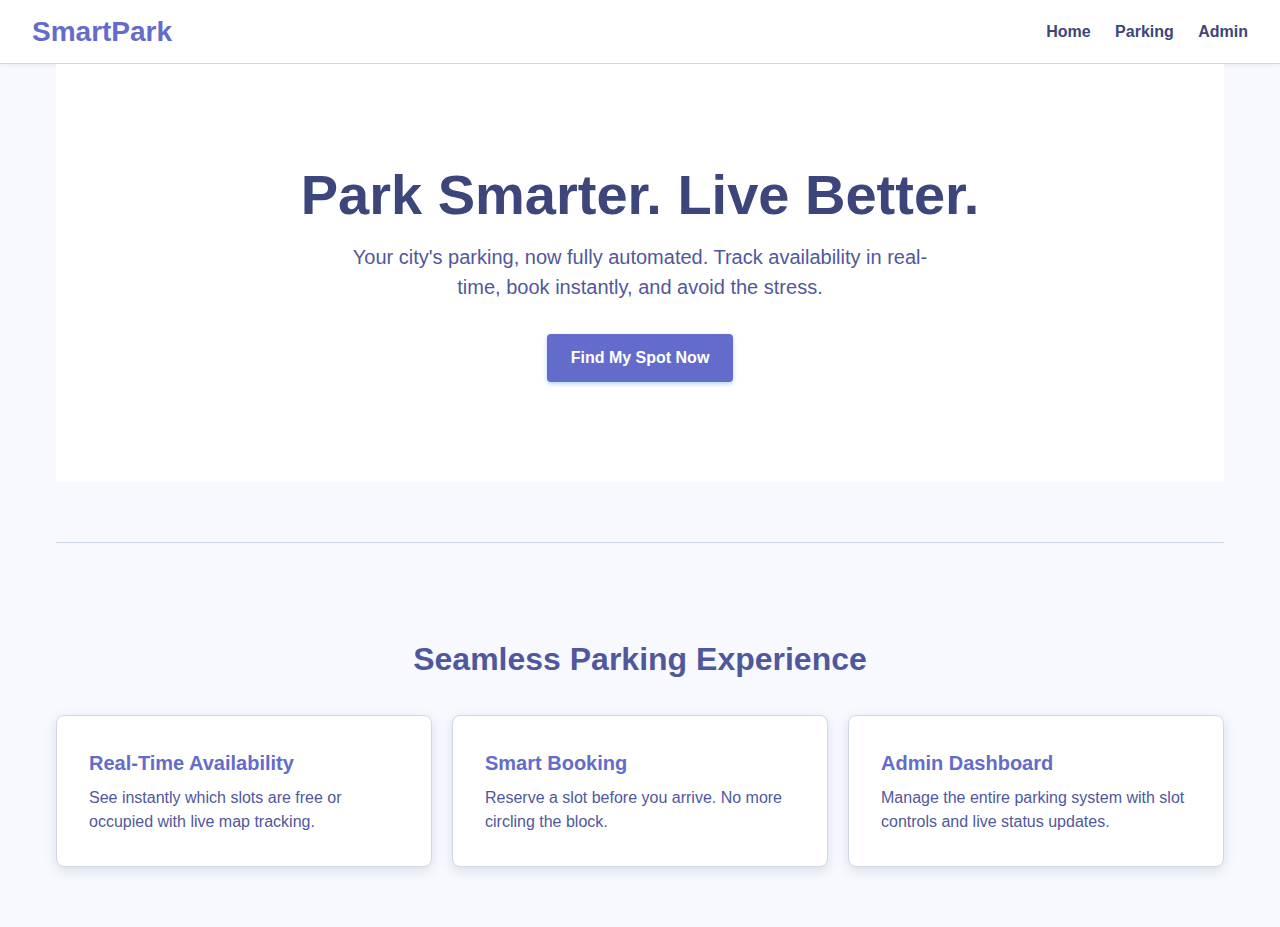
<file: index.html>
<!DOCTYPE html>
<html>
<head>
  <link rel="stylesheet" href="style.css">
  <title>SmartPark - Find Your Spot</title>
</head>

<body>
  <header>
    <h1>SmartPark</h1>
    <nav>
      <a href="index.html">Home</a>
      <a href="parking.html">Parking</a>
      <a href="admin.html">Admin</a>
    </nav>
  </header>

  <div class="container">
    <section class="hero-new">
      <div class="hero-content">
        <h2 class="hero-title">Park Smarter. Live Better.</h2>
        <p class="hero-subtitle">Your city's parking, now fully automated. Track availability in real-time, book instantly, and avoid the stress.</p>
        <a class="btn btn-primary" href="parking.html">Find My Spot Now</a>
      </div>
    </section>

    <hr class="section-divider" />

    <section class="features">
      <h3>Seamless Parking Experience</h3>
      <div class="feature-grid">
        <div class="feature-card">
          <h4>Real-Time Availability</h4>
          <p>See instantly which slots are free or occupied with live map tracking.</p>
        </div>

        <div class="feature-card">
          <h4>Smart Booking</h4>
          <p>Reserve a slot before you arrive. No more circling the block.</p>
        </div>

        <div class="feature-card">
          <h4>Admin Dashboard</h4>
          <p>Manage the entire parking system with slot controls and live status updates.</p>
        </div>
      </div>
    </section>
  </div>

</body>
</html>
</file>
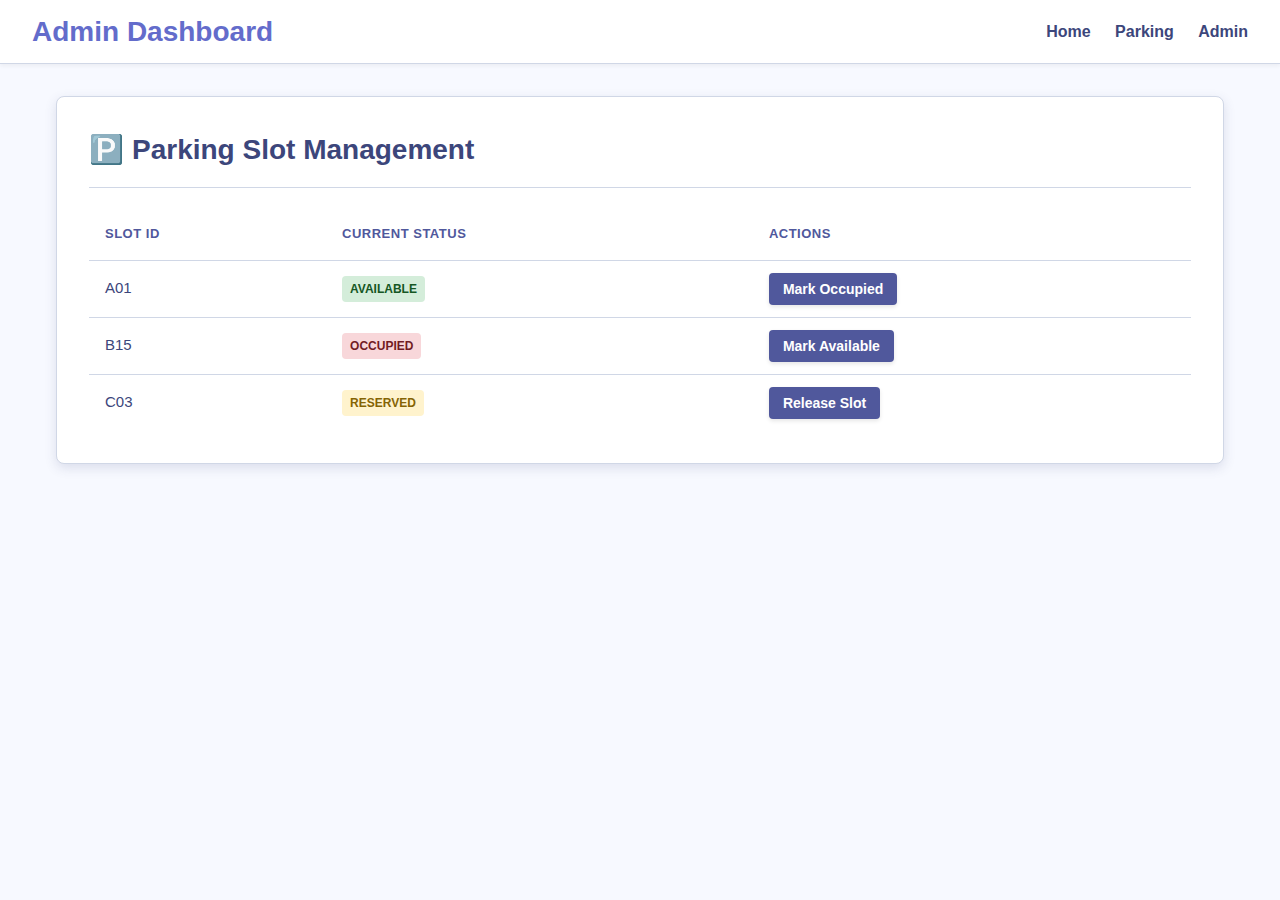
<file: admin.html>
<!DOCTYPE html>
<html>
<head>
  <title>Admin Dashboard</title>
  <link rel="stylesheet" href="style.css">
</head>

<body>

  <header>
    <h1>Admin Dashboard</h1>
    <nav>
      <a href="index.html">Home</a>
      <a href="parking.html">Parking</a>
      <a href="admin.html">Admin</a>
    </nav>
  </header>

  <div class="container">
    <div class="admin-content-card">

      <h2><span class="emoji-icon">🅿️</span> Parking Slot Management</h2>

      <table class="admin-table">
        <thead>
          <tr>
            <th>Slot ID</th>
            <th>Current Status</th>
            <th>Actions</th>
          </tr>
        </thead>
        <tbody id="adminTable">
          <tr>
            <td>A01</td>
            <td><span class="slot-status status-available">Available</span></td>
            <td class="admin-actions">
              <button class="btn btn-action-toggle">Mark Occupied</button>
            </td>
          </tr>
          
          <tr>
            <td>B15</td>
            <td><span class="slot-status status-occupied">Occupied</span></td>
            <td class="admin-actions">
              <button class="btn btn-action-toggle">Mark Available</button>
            </td>
          </tr>
          
          <tr>
            <td>C03</td>
            <td><span class="slot-status status-reserved">Reserved</span></td>
            <td class="admin-actions">
              <button class="btn btn-action-toggle">Release Slot</button>
            </td>
          </tr>
        </tbody>
      </table>

    </div>
  </div>

  <script src="script.js"></script>

</body>
</html>
</file>
<file: style.css>
:root {
  --provided-darkest: #3C467B;
  --provided-dark: #50589C;
  --provided-medium: #636CCB;
  --provided-lightest: #6E8CFB;

  --color-primary: var(--provided-medium);
  --color-primary-dark: var(--provided-dark);
  --color-accent: var(--provided-lightest);
  
  --color-background: #f7f9ff;
  --color-background-light: #ffffff;
  
  --color-text-main: var(--provided-darkest);
  --color-text-light: var(--provided-dark);
  --color-white: #ffffff;
  --color-border: #d0d7e6;

  --status-available-bg: #d4edda;
  --status-available-text: #155724;
  --status-occupied-bg: #f8d7da;
  --status-occupied-text: #721c24;
  --status-reserved-bg: #fff3cd;
  --status-reserved-text: #856404;

  --space-xs: 8px;
  --space-sm: 12px;
  --space-md: 16px;
  --space-lg: 20px;
  --space-xl: 32px;
  --max-width: 1200px;
  --header-height: 64px;

  --shadow-default: 0 4px 12px rgba(60, 70, 123, 0.15);
  
  --radius-sm: 4px;
  --radius-md: 8px;
  --radius-lg: 12px;
}

*, *::before, *::after {
  box-sizing: border-box;
  margin: 0;
  padding: 0;
}

body {
  font-family: 'Arial', 'Helvetica Neue', Helvetica, sans-serif; 
  background: var(--color-background); 
  color: var(--color-text-main);
  line-height: 1.5;
}

header {
  background: var(--color-white);
  padding: var(--space-md) var(--space-xl);
  color: var(--color-text-main);
  display: flex;
  justify-content: space-between;
  align-items: center;
  border-bottom: 1px solid var(--color-border);
  box-shadow: 0 2px 4px rgba(0, 0, 0, 0.05);
  height: var(--header-height);
}

header h1 {
  font-size: 28px;
  font-weight: 700;
  color: var(--color-primary);
}

nav a {
  color: var(--color-text-main);
  text-decoration: none;
  margin-left: var(--space-lg);
  font-weight: 600;
  transition: color 0.2s;
  text-transform: capitalize;
}

nav a:hover {
  color: var(--color-primary);
}

.container {
  max-width: var(--max-width);
  margin: 0 auto;
  padding: 0 var(--space-md);
}

.section-divider {
  border: none;
  border-top: 1px solid var(--color-border);
  margin: 60px 0;
}

.hero-new {
  padding: 100px 0;
  text-align: center;
  background: var(--color-background-light);
}

.hero-content {
  max-width: 800px;
  margin: 0 auto;
}

.hero-title {
  font-size: 56px;
  font-weight: 800;
  line-height: 1.1;
  margin-bottom: var(--space-md);
  color: var(--color-text-main);
}

.hero-subtitle {
  font-size: 20px;
  color: var(--color-text-light);
  margin-bottom: var(--space-xl);
  max-width: 600px;
  margin-left: auto;
  margin-right: auto;
  font-weight: 400;
}

.features {
  padding: var(--space-xl) 0 60px 0;
  text-align: center;
}

.features h3 {
  font-size: 32px;
  margin-bottom: var(--space-xl);
  font-weight: 700;
  color: var(--color-primary-dark);
}

.feature-grid {
  display: grid;
  grid-template-columns: repeat(auto-fit, minmax(280px, 1fr));
  gap: var(--space-lg);
}

.feature-card {
  background: var(--color-white);
  color: var(--color-text-main);
  padding: var(--space-xl);
  border-radius: var(--radius-md);
  box-shadow: var(--shadow-default);
  text-align: left;
  transition: transform 0.3s, box-shadow 0.3s;
  border: 1px solid var(--color-border);
}

.feature-card:hover {
  transform: translateY(-5px);
  box-shadow: 0 8px 20px rgba(0, 0, 0, 0.15);
}

.feature-card h4 {
  font-size: 20px;
  font-weight: 700;
  color: var(--color-primary);
  margin-bottom: var(--space-xs);
}

.feature-card p {
  color: var(--color-text-light);
}

.layout {
  display:grid;
  grid-template-columns: 380px 1fr;
  gap: var(--space-lg);
  margin-top: var(--space-xl);
}

.slot-list {
  background: var(--color-white);
  padding: var(--space-md);
  border-radius: var(--radius-md);
  box-shadow: var(--shadow-default);
  height: calc(100vh - 48px - var(--header-height));
  overflow: auto;
  border: 1px solid var(--color-border);
}

.slot-card {
  padding: var(--space-sm);
  border-radius: var(--radius-sm);
  background: var(--color-background-light);
  margin-bottom: var(--space-sm);
  border: 1px solid var(--color-border);
  display:flex;
  justify-content:space-between;
  align-items:center;
}

.slot-info {
  display:flex;
  flex-direction:column;
}

.slot-id {
  font-weight:700;
  font-size: var(--space-lg);
  color:var(--color-text-main);
}

.slot-status {
  margin-top:4px;
  font-size:12px;
  padding:4px 8px;
  border-radius:var(--radius-sm);
  display:inline-block;
  font-weight:600;
  white-space: nowrap;
  text-transform: uppercase;
}

.admin-table .slot-status {
  margin-top: 0;
}

.status-available {
  background:var(--status-available-bg);
  color:var(--status-available-text);
}

.status-occupied {
  background:var(--status-occupied-bg);
  color:var(--status-occupied-text);
}

.status-reserved {
  background:var(--status-reserved-bg);
  color:var(--status-reserved-text);
}

.map-card {
  background:var(--color-white);
  padding:var(--space-sm);
  border-radius:var(--radius-md);
  box-shadow:var(--shadow-default);
  border: 1px solid var(--color-border);
}

#map {
  width:100%;
  height: calc(100vh - 48px - var(--header-height));
  border-radius:var(--radius-sm);
}

.admin-content-card {
  background: var(--color-white);
  padding: var(--space-xl);
  border-radius: var(--radius-md);
  box-shadow: var(--shadow-default);
  margin-top: var(--space-xl);
  border: 1px solid var(--color-border);
}

.admin-content-card h2 {
  font-size: 28px;
  font-weight: 700;
  margin-bottom: var(--space-lg);
  color: var(--color-text-main);
  display: flex;
  align-items: center;
  border-bottom: 1px solid var(--color-border);
  padding-bottom: var(--space-md);
}

.admin-content-card h2 .emoji-icon {
  margin-right: var(--space-xs);
}

.admin-table {
  width: 100%;
  border-collapse: collapse;
  margin-top: var(--space-md);
  text-align: left;
}

.admin-table th, .admin-table td {
  padding: var(--space-sm) var(--space-md);
  text-align: left;
  border-bottom: 1px solid var(--color-border);
}

.admin-table th {
  background: var(--color-background-light);
  color: var(--color-text-light);
  font-weight: 600;
  text-transform: uppercase;
  font-size: 13px;
  letter-spacing: 0.5px;
  padding-top: var(--space-md);
  padding-bottom: var(--space-md);
}

.admin-table td {
  font-size: 15px;
  color: var(--color-text-main);
}

.admin-table tr:last-child td {
  border-bottom: none;
}

.admin-actions {
  white-space: nowrap;
}

.btn {
  border-radius: var(--radius-sm);
  border:none;
  cursor:pointer;
  font-weight:600;
  transition: background-color 0.2s, transform 0.2s;
  text-decoration: none;
  display: inline-block;
  padding: 8px 14px;
  font-size: 14px;
}

.btn-primary {
  background: var(--color-primary);
  color: var(--color-white);
  font-size: 16px;
  padding: 12px 24px;
  box-shadow: 0 2px 4px rgba(0, 123, 255, 0.3);
}

.btn-primary:hover {
  background: var(--color-primary-dark);
  transform: translateY(-1px);
  box-shadow: 0 4px 8px rgba(0, 123, 255, 0.4);
}

.btn-book {
  background:var(--color-primary);
  color:var(--color-white);
  padding: 8px 14px;
  font-size: 14px;
}

.btn-book:hover:not(.btn-disabled) {
  background: var(--color-primary-dark);
}

.btn-disabled {
  background:#c9d2db;
  color:var(--color-text-light);
  cursor:not-allowed;
  pointer-events: none;
  box-shadow: none;
  transform: none;
}

.btn-action-toggle {
  background: var(--color-primary-dark);
  color: var(--color-white);
  box-shadow: 0 2px 4px rgba(0, 0, 0, 0.1);
  font-weight: 600;
}

.btn-action-toggle:hover {
  background: var(--color-primary);
  transform: translateY(-1px);
  box-shadow: 0 4px 8px rgba(0, 0, 0, 0.15);
}

@media(max-width:900px){
  .hero-new { padding: 60px 0; }
  .hero-title { font-size: 40px; }
  .hero-subtitle { font-size: var(--space-md); }
  .features h3 { font-size: 28px; }

  .layout{
    grid-template-columns: 1fr;
    gap: var(--space-md);
    margin-top: var(--space-md);
  }

  #map{height: 400px}
  .slot-list{height: auto}

  .container { padding: 0 var(--space-sm); }
  header { padding: var(--space-sm) var(--space-md); }
  .admin-content-card { padding: var(--space-md); }
}

@media(max-width:600px){
  .admin-table th, .admin-table td {
    padding: var(--space-sm);
  }
  .admin-actions button {
    padding: 5px 7px;
    font-size: 11px;
  }
}
</file>
